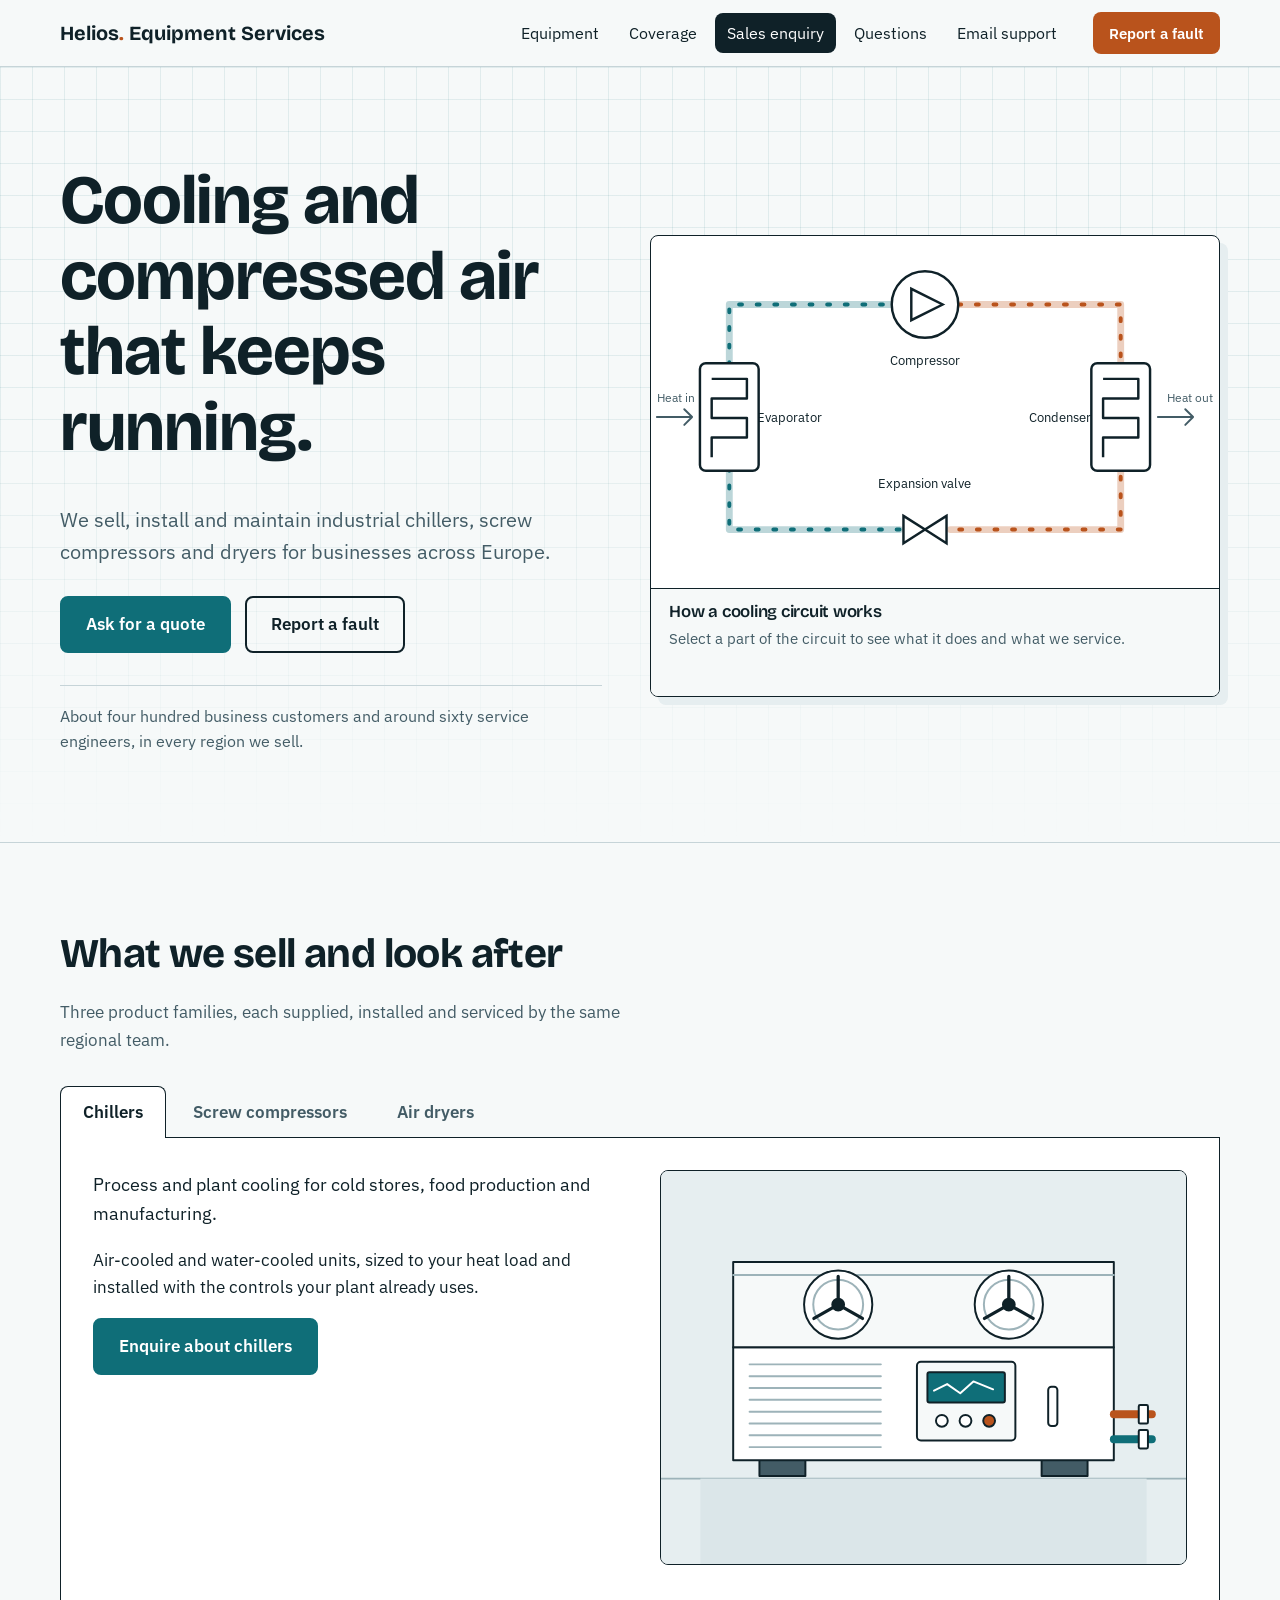
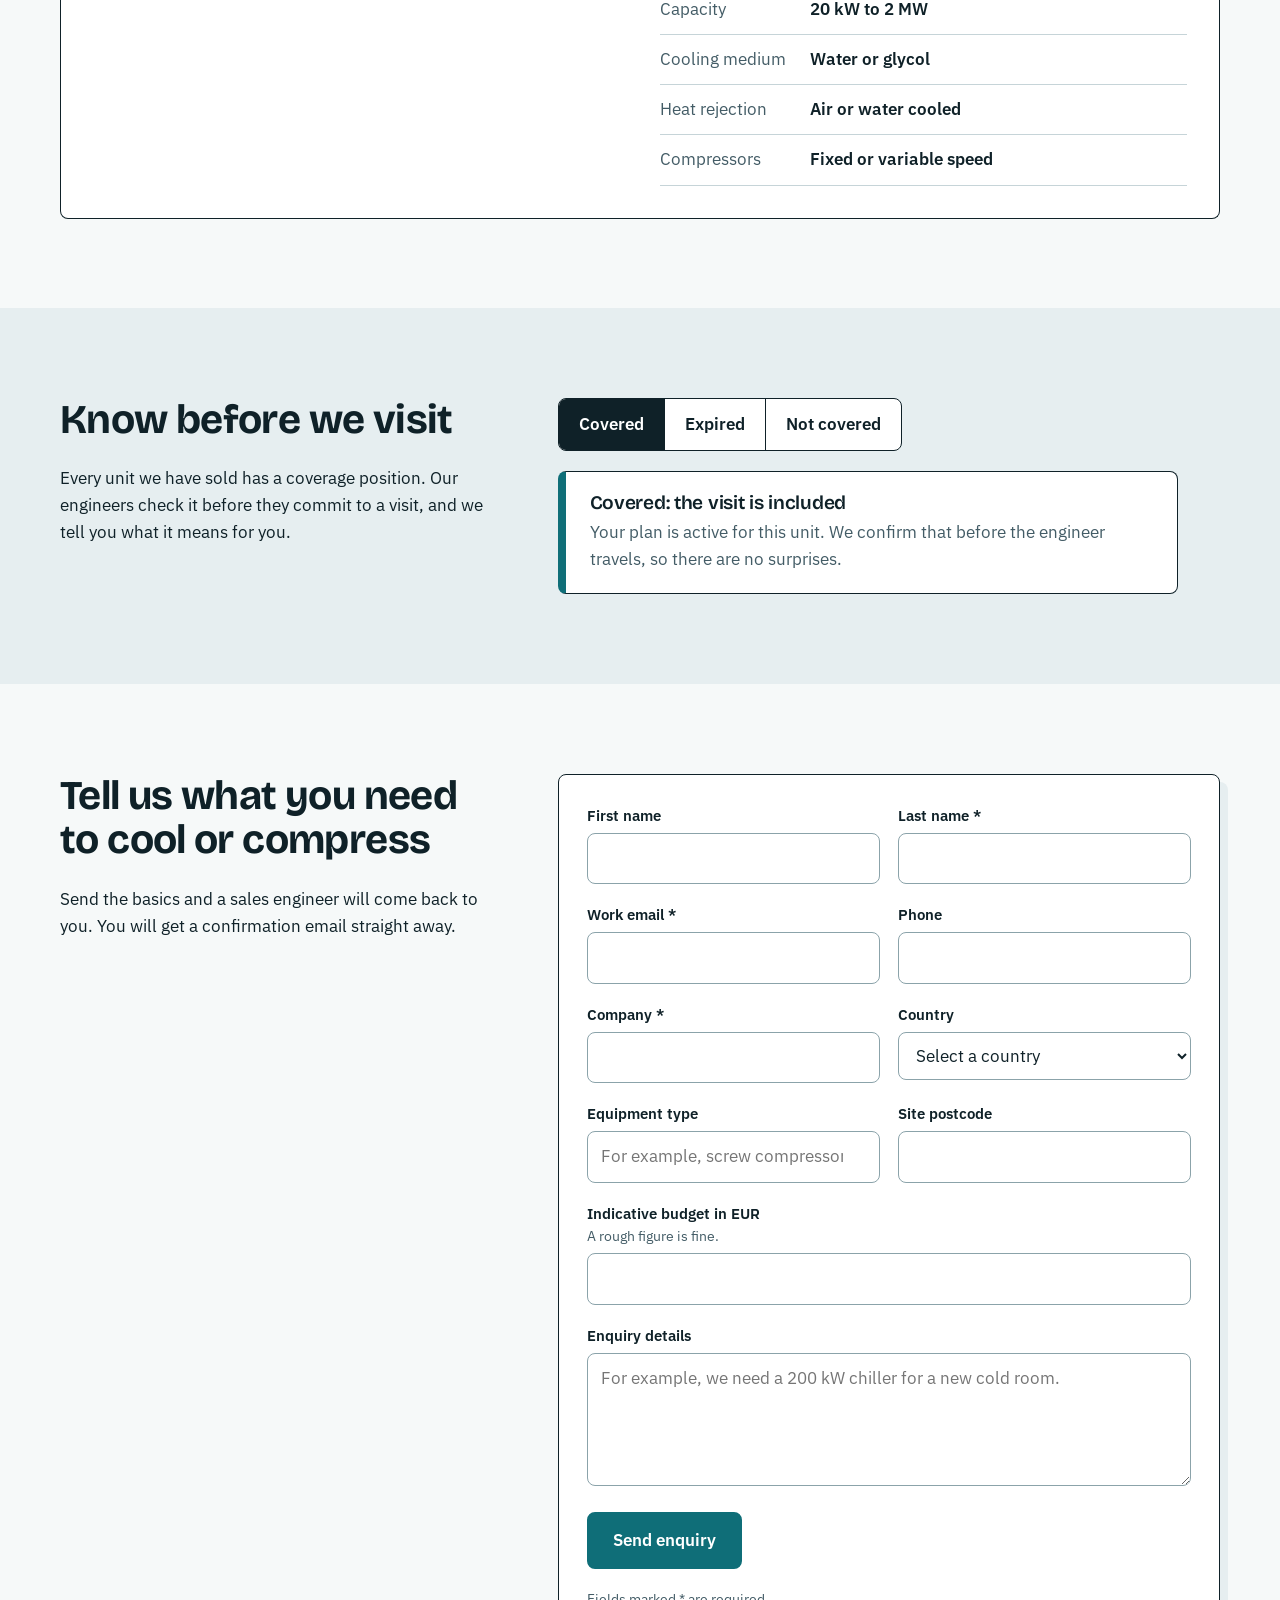
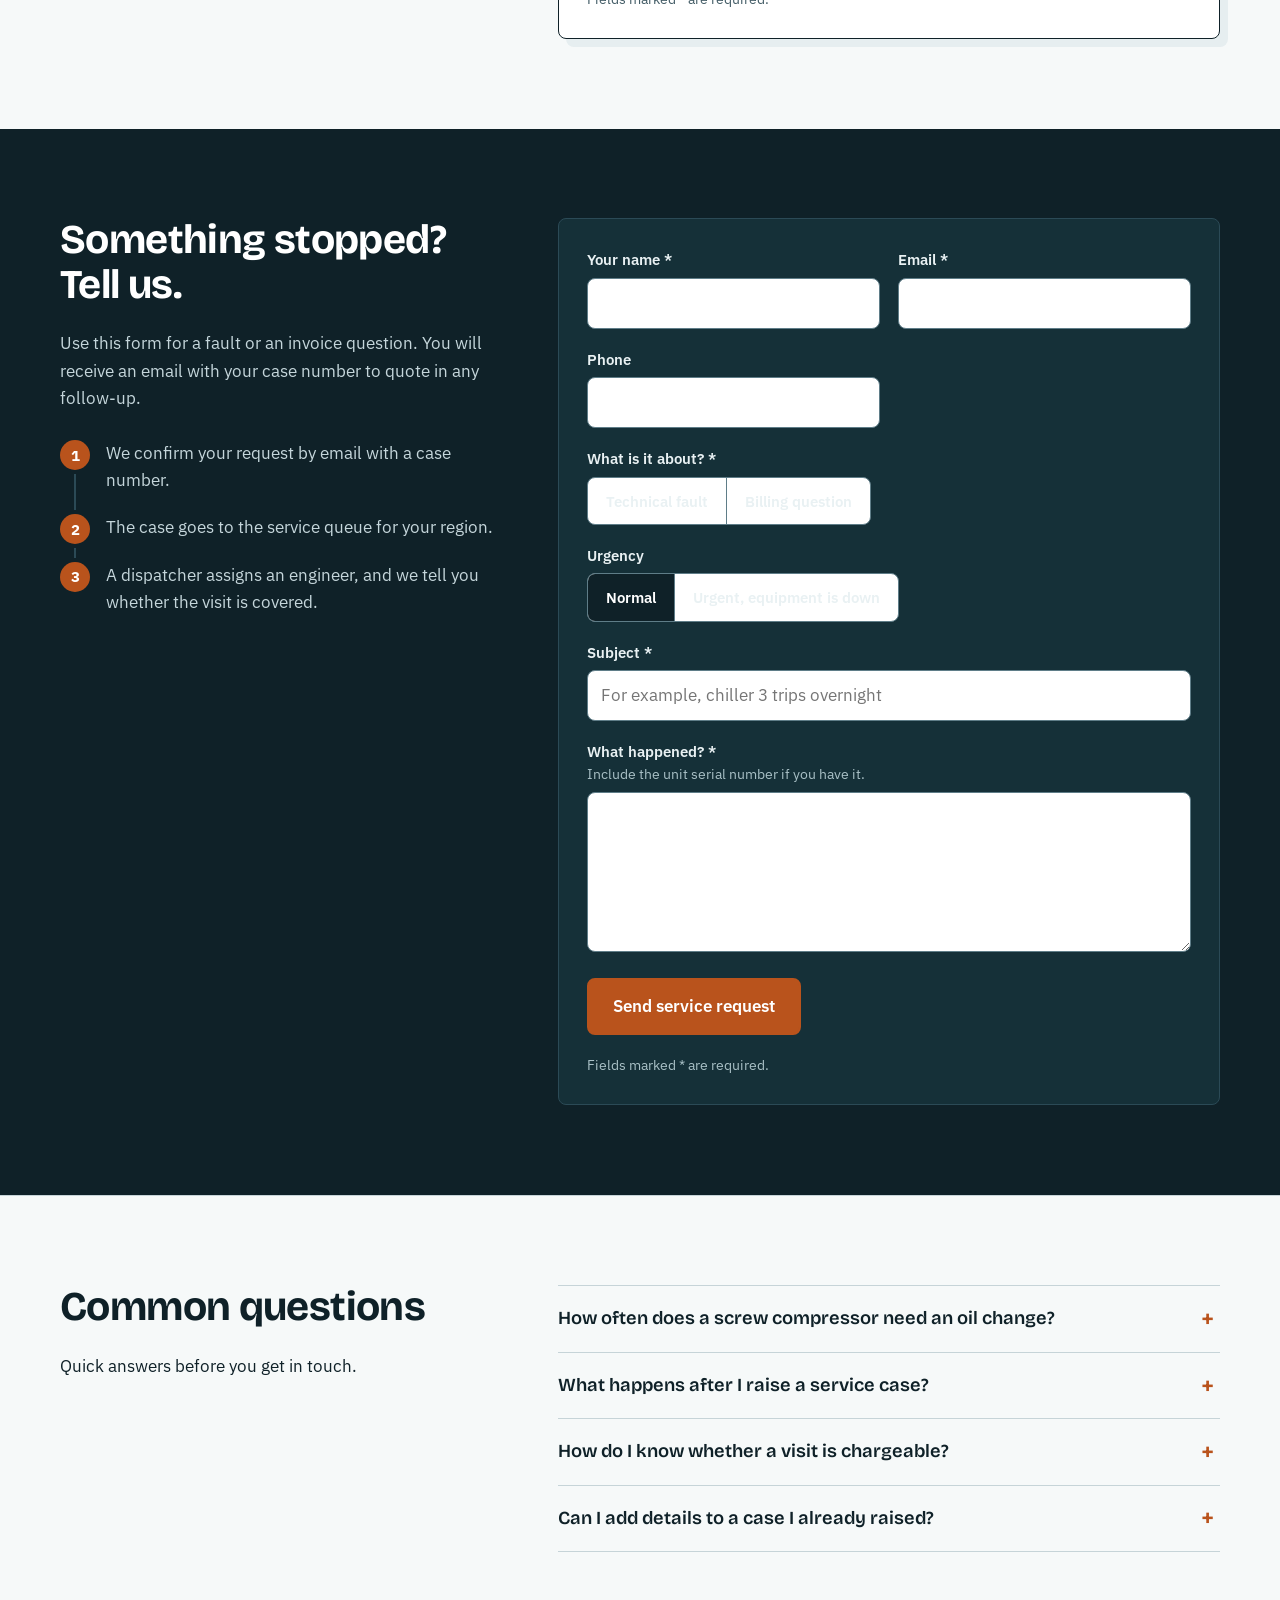
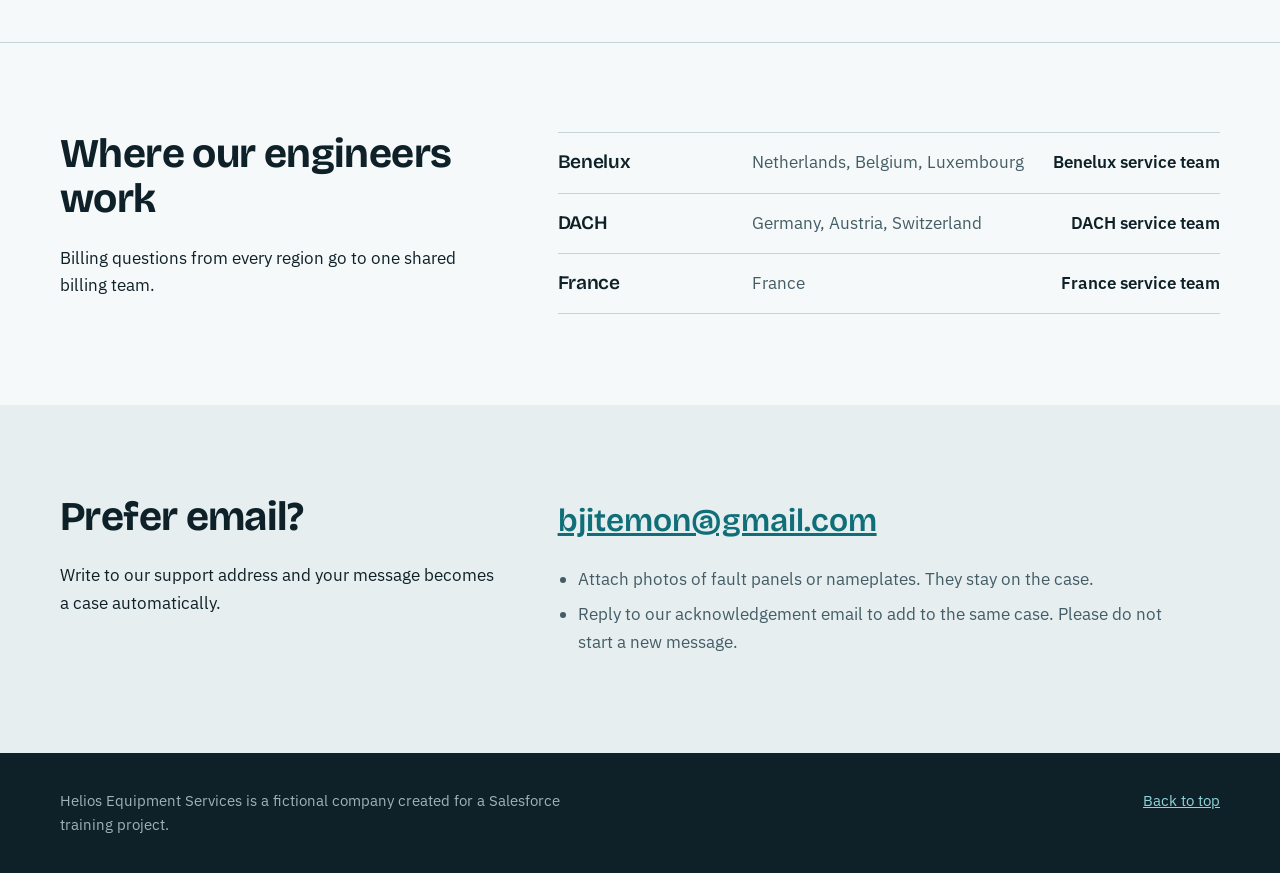
<file: index.html>
<!DOCTYPE html>
<html lang="en">
<head>
<meta charset="UTF-8">
<meta name="viewport" content="width=device-width, initial-scale=1">
<title>Helios Equipment Services | Industrial cooling and compressed air</title>
<meta name="description" content="Helios Equipment Services sells and maintains industrial cooling and compressed-air equipment across Europe.">
<link rel="preconnect" href="https://fonts.googleapis.com">
<link rel="preconnect" href="https://fonts.gstatic.com" crossorigin>
<link href="https://fonts.googleapis.com/css2?family=Bricolage+Grotesque:wght@600;700&family=IBM+Plex+Sans:wght@400;600&display=swap" rel="stylesheet">
<link rel="stylesheet" href="styles.css">
</head>

<!-- Edit the support address in ONE place: the Email-to-Case routing address from Salesforce Setup -->
<body data-support-email="bjitemon@gmail.com">

<header class="site-header has-toggle">
  <div class="wrap">
    <a class="brand" href="#top">Helios<span>.</span> Equipment Services</a>
    <button class="nav-toggle" id="navToggle" type="button" aria-expanded="false" aria-controls="siteNav">Menu</button>
    <nav class="site-nav" id="siteNav" aria-label="Main">
      <a href="#range">Equipment</a>
      <a href="#coverage">Coverage</a>
      <a href="#enquiry">Sales enquiry</a>
      <a href="#faq">Questions</a>
      <a href="#email">Email support</a>
    </nav>
    <a class="nav-cta" href="#service">Report a fault</a>
  </div>
</header>

<main id="top">

  <!-- Hero with interactive cooling circuit -->
  <section class="hero">
    <div class="wrap">
      <div>
        <h1>Cooling and compressed air that keeps running.</h1>
        <p class="lead">We sell, install and maintain industrial chillers, screw compressors and dryers for businesses across Europe.</p>
        <div class="actions">
          <a class="btn" href="#enquiry">Ask for a quote</a>
          <a class="btn ghost" href="#service">Report a fault</a>
        </div>
        <p class="facts">About four hundred business customers and around sixty service engineers, in every region we sell.</p>
      </div>

      <figure class="sheet" style="margin:0">
        <svg id="circuit" viewBox="0 0 580 360" role="group" aria-label="Refrigeration circuit with four parts. Select a part to read what it does.">
          <!-- pipes (hot side after the compressor, cold side after the valve) -->
          <path class="pipe hot" d="M314 70 H480 V300 H306"/>
          <path class="pipe cold" d="M254 300 H80 V70 H246"/>
          <path class="flow hot" d="M314 70 H480 V300 H306"/>
          <path class="flow cold" d="M254 300 H80 V70 H246"/>

          <!-- heat in / heat out -->
          <path class="arrow" d="M6 185 H42 M34 177 L42 185 L34 193"/>
          <text class="circuit-note" x="6" y="170">Heat in</text>
          <path class="arrow" d="M518 185 H554 M546 177 L554 185 L546 193"/>
          <text class="circuit-note" x="574" y="170" text-anchor="end">Heat out</text>

          <!-- Compressor -->
          <g class="node" tabindex="0" role="button" data-title="Compressor" data-text="Squeezes the refrigerant gas to high pressure. It carries the most wear in the circuit, so we track service by operating hours.">
            <circle class="hit" cx="280" cy="70" r="46"/>
            <circle class="shape" cx="280" cy="70" r="34"/>
            <polygon class="shape" points="266,54 266,86 298,70"/>
          </g>
          <text class="circuit-label" x="280" y="132">Compressor</text>

          <!-- Condenser -->
          <g class="node" tabindex="0" role="button" data-title="Condenser" data-text="Releases the heat to air or cooling water and turns the gas back into liquid. Dirty coils are the most common cause of high-pressure trips.">
            <rect class="hit" x="436" y="116" width="88" height="138"/>
            <rect class="shape" x="450" y="130" width="60" height="110" rx="6"/>
            <path class="coil" d="M462 146 H498 V166 H462 V186 H498 V206 H462 V226"/>
          </g>
          <text class="circuit-label" x="418" y="190" text-anchor="end">Condenser</text>

          <!-- Expansion valve -->
          <g class="node" tabindex="0" role="button" data-title="Expansion valve" data-text="Drops the pressure so the liquid refrigerant turns cold. A failing valve shows up as weak cooling while the power draw looks normal.">
            <circle class="hit" cx="280" cy="300" r="36"/>
            <polygon class="shape" points="258,286 280,300 258,314"/>
            <polygon class="shape" points="302,286 280,300 302,314"/>
          </g>
          <text class="circuit-label" x="280" y="258">Expansion valve</text>

          <!-- Evaporator -->
          <g class="node" tabindex="0" role="button" data-title="Evaporator" data-text="Absorbs heat from your process water or air. This is where the cooling you rely on actually happens.">
            <rect class="hit" x="56" y="116" width="88" height="138"/>
            <rect class="shape" x="50" y="130" width="60" height="110" rx="6"/>
            <path class="coil" d="M62 146 H98 V166 H62 V186 H98 V206 H62 V226"/>
          </g>
          <text class="circuit-label" x="142" y="190" text-anchor="start">Evaporator</text>
        </svg>
        <figcaption class="caption" aria-live="polite">
          <h3 id="circuitTitle">How a cooling circuit works</h3>
          <p id="circuitText">Select a part of the circuit to see what it does and what we service.</p>
        </figcaption>
      </figure>
    </div>
  </section>

  <!-- Equipment range -->
  <section class="range" id="range">
    <div class="wrap">
      <div class="section-head">
        <h2>What we sell and look after</h2>
        <p>Three product families, each supplied, installed and serviced by the same regional team.</p>
      </div>

      <div class="tabs" role="tablist" aria-label="Equipment families">
        <button role="tab" id="tab-chillers" aria-selected="true" aria-controls="panel-chillers">Chillers</button>
        <button role="tab" id="tab-compressors" aria-selected="false" aria-controls="panel-compressors" tabindex="-1">Screw compressors</button>
        <button role="tab" id="tab-dryers" aria-selected="false" aria-controls="panel-dryers" tabindex="-1">Air dryers</button>
      </div>

      <div id="productPanels">
      <div class="tab-panel" id="panel-chillers" role="tabpanel" aria-labelledby="tab-chillers">
        <div>
          <p class="lead">Process and plant cooling for cold stores, food production and manufacturing.</p>
          <p>Air-cooled and water-cooled units, sized to your heat load and installed with the controls your plant already uses.</p>
          <button class="btn enquire" type="button" data-equipment="Chiller">Enquire about chillers</button>
        </div>
        <div>
          <figure class="product-image"><img src="images/chiller.svg" alt="Illustration of an air-cooled chiller with two fans on top" width="800" height="600" loading="lazy"></figure>
          <dl class="spec">
          <dt>Capacity</dt><dd>20 kW to 2 MW</dd>
          <dt>Cooling medium</dt><dd>Water or glycol</dd>
          <dt>Heat rejection</dt><dd>Air or water cooled</dd>
          <dt>Compressors</dt><dd>Fixed or variable speed</dd>
        </dl>
        </div>
      </div>

      <div class="tab-panel" id="panel-compressors" role="tabpanel" aria-labelledby="tab-compressors" hidden>
        <div>
          <p class="lead">Compressed air for workshops, packaging lines and process plants.</p>
          <p>Oil-injected and oil-free screw compressors, with service intervals tracked from the unit record so nothing is missed.</p>
          <button class="btn enquire" type="button" data-equipment="Screw compressor">Enquire about compressors</button>
        </div>
        <div>
          <figure class="product-image"><img src="images/compressor.svg" alt="Illustration of a screw compressor cabinet next to an air receiver tank" width="800" height="600" loading="lazy"></figure>
          <dl class="spec">
          <dt>Motor power</dt><dd>7.5 to 250 kW</dd>
          <dt>Working pressure</dt><dd>Up to 13 bar</dd>
          <dt>Drive</dt><dd>Fixed or variable speed</dd>
          <dt>Oil change</dt><dd>Every 4,000 hours or yearly</dd>
        </dl>
        </div>
      </div>

      <div class="tab-panel" id="panel-dryers" role="tabpanel" aria-labelledby="tab-dryers" hidden>
        <div>
          <p class="lead">Dry air that protects tools, product and pipework.</p>
          <p>Refrigerant dryers for general use and desiccant dryers where a very low dew point matters, sized to your flow.</p>
          <button class="btn enquire" type="button" data-equipment="Air dryer">Enquire about dryers</button>
        </div>
        <div>
          <figure class="product-image"><img src="images/dryer.svg" alt="Illustration of an air dryer between two filter housings" width="800" height="600" loading="lazy"></figure>
          <dl class="spec">
          <dt>Refrigerant dryer</dt><dd>Dew point +3 °C</dd>
          <dt>Desiccant dryer</dt><dd>Dew point −40 °C</dd>
          <dt>Flow</dt><dd>0.5 to 80 m³/min</dd>
          <dt>Filtration</dt><dd>Matched filters included</dd>
        </dl>
        </div>
      </div>
      </div>
    </div>
  </section>

  <!-- Coverage explainer -->
  <section class="coverage" id="coverage">
    <div class="wrap section-split">
      <div>
        <h2>Know before we visit</h2>
        <p>Every unit we have sold has a coverage position. Our engineers check it before they commit to a visit, and we tell you what it means for you.</p>
      </div>
      <div>
        <div class="segment" role="group" aria-label="Coverage position">
          <button type="button" data-state="covered" aria-pressed="true">Covered</button>
          <button type="button" data-state="expired" aria-pressed="false">Expired</button>
          <button type="button" data-state="none" aria-pressed="false">Not covered</button>
        </div>
        <div class="status-card" id="statusCard" data-state="covered" aria-live="polite">
          <h3 id="statusTitle">Covered: the visit is included</h3>
          <p id="statusText">Your plan is active for this unit. We confirm that before the engineer travels, so there are no surprises.</p>
        </div>
      </div>
    </div>
  </section>

  <!-- Sales enquiry: Web-to-Lead (SAL-01) -->
  <section class="enquiry" id="enquiry">
    <div class="wrap section-split">
      <div>
        <h2>Tell us what you need to cool or compress</h2>
        <p>Send the basics and a sales engineer will come back to you. You will get a confirmation email straight away.</p>
      </div>

      <div class="panel">
        <form class="form" id="leadForm" action="https://webto.salesforce.com/servlet/servlet.WebToLead?encoding=UTF-8&orgId=00DjV000006QR4H" method="POST">
          <input type="hidden" name="oid" value="00DjV000006QR4H">
          
<!-- retURL points to the Netlify thanks page; site.js updates it to the current host (e.g. deploy previews) when served over http/https. -->
<input type="hidden" name="retURL" id="leadRet"
  value="https://helios-equipment-service.netlify.app/thanks.html?from=enquiry">


          <input type="hidden" name="lead_source" value="Web">

          <div class="field">
            <label for="first_name">First name</label>
            <input id="first_name" name="first_name" maxlength="40" type="text" autocomplete="given-name">
          </div>
          <div class="field">
            <label for="last_name">Last name *</label>
            <input id="last_name" name="last_name" maxlength="80" type="text" required autocomplete="family-name">
          </div>
          <div class="field">
            <label for="email">Work email *</label>
            <input id="email" name="email" maxlength="80" type="email" required autocomplete="email">
          </div>
          <div class="field">
            <label for="phone">Phone</label>
            <input id="phone" name="phone" maxlength="40" type="tel" autocomplete="tel">
          </div>
          <div class="field">
            <label for="company">Company *</label>
            <input id="company" name="company" maxlength="40" type="text" required autocomplete="organization">
          </div>
          <div class="field">
            <label for="country_code">Country</label>
            <select id="country_code" name="country_code" required>
              <option value="">Select a country</option>
              <option value="NL">Netherlands</option>
              <option value="BE">Belgium</option>
              <option value="LU">Luxembourg</option>
              <option value="DE">Germany</option>
              <option value="AT">Austria</option>
              <option value="CH">Switzerland</option>
              <option value="FR">France</option>
            </select>
          </div>

          <!-- Custom lead fields (Ids from the Salesforce generator) -->
          <div class="field">
            <label for="00NjV00000l33xZ">Equipment type</label>
            <input id="00NjV00000l33xZ" name="00NjV00000l33xZ" maxlength="50" type="text" list="equipTypes" placeholder="For example, screw compressor">
            <datalist id="equipTypes">
              <option value="Chiller">
              <option value="Screw compressor">
              <option value="Air dryer">
              <option value="Cooling tower">
            </datalist>
          </div>
          <div class="field">
            <label for="00NjV00000l34yT">Site postcode</label>
            <input id="00NjV00000l34yT" name="00NjV00000l34yT" maxlength="20" type="text" autocomplete="postal-code">
          </div>
          <div class="field full">
            <label for="00NjV00000l38E5">Indicative budget in EUR <span class="hint">A rough figure is fine.</span></label>
            <input id="00NjV00000l38E5" name="00NjV00000l38E5" type="number" min="0" step="1" inputmode="numeric">
          </div>
          <div class="field full">
            <label for="00NjV00000l38XR">Enquiry details</label>
            <textarea id="00NjV00000l38XR" name="00NjV00000l38XR" rows="4" wrap="soft" placeholder="For example, we need a 200 kW chiller for a new cold room."></textarea>
          </div>

          <div class="full">
            <button class="btn" type="submit">Send enquiry</button>
          </div>
          <p class="note full">Fields marked * are required.</p>
        </form>
      </div>
    </div>
  </section>

    <!-- Service request: Web-to-Case (INT-03) -->
    <section class="service" id="service">
      <div class="wrap section-split">
        <div>
          <h2>Something stopped? Tell us.</h2>
          <p>Use this form for a fault or an invoice question. You will receive an email with your case number to quote in
            any follow-up.</p>
          <ol class="steps">
            <li>We confirm your request by email with a case number.</li>
            <li>The case goes to the service queue for your region.</li>
            <li>A dispatcher assigns an engineer, and we tell you whether the visit is covered.</li>
          </ol>
        </div>
    
        <div class="panel">
          <form class="form" id="caseForm"
            action="https://webto.salesforce.com/servlet/servlet.WebToCase?encoding=UTF-8&orgId=00DjV000006QR4H"
            method="POST">
            <input type="hidden" name="orgid" value="00DjV000006QR4H">
    <!-- retURL points to the Netlify thanks page; site.js updates it to the current host when served over http/https -->
    <input type="hidden" name="retURL" id="caseRet"
      value="https://helios-equipment-service.netlify.app/thanks.html?from=service">
    <input type="hidden" name="origin" value="Web">
            <input type="hidden" name="origin" value="Web">
    
            
            <div class="field">
              <label for="name">Your name *</label>
              <input id="name" name="name" maxlength="80" type="text" required autocomplete="name">
            </div>
            <div class="field">
              <label for="cemail">Email *</label>
              <input id="cemail" name="email" maxlength="80" type="email" required autocomplete="email">
            </div>
            <div class="field">
              <label for="cphone">Phone</label>
              <input id="cphone" name="phone" maxlength="40" type="tel" autocomplete="tel">
            </div>
    
            <div class="field full">
              <span class="legend" id="typeLegend">What is it about? *</span>
              <div class="choice" role="radiogroup" aria-labelledby="typeLegend">
                <input type="radio" id="type-technical" name="recordType" value="012jV0000012vKz" required>
                <label for="type-technical">Technical fault</label>
                <input type="radio" id="type-billing" name="recordType" value="012jV0000012vRR">
                <label for="type-billing">Billing question</label>
              </div>
            </div>
    
            <div class="field full">
              <span class="legend" id="prioLegend">Urgency</span>
              <div class="choice" role="radiogroup" aria-labelledby="prioLegend">
                <input type="radio" id="prio-medium" name="priority" value="Medium" checked>
                <label for="prio-medium">Normal</label>
                <input type="radio" id="prio-high" name="priority" value="High">
                <label for="prio-high">Urgent, equipment is down</label>
              </div>
            </div>
    
            <div class="field full">
              <label for="subject">Subject *</label>
              <input id="subject" name="subject" maxlength="80" type="text" required
                placeholder="For example, chiller 3 trips overnight">
            </div>
            <div class="field full">
              <label for="description"><span id="descLabel">What happened? *</span>
                <span class="hint" id="descHint">Include the unit serial number if you have it.</span></label>
              <textarea id="description" name="description" rows="5" required></textarea>
            </div>
    
            <div class="full">
              <button class="btn copper" type="submit">Send service request</button>
            </div>
            <p class="note full">Fields marked * are required.</p>
          </form>
        </div>
      </div>
    </section>
  <!-- FAQ (matches the knowledge articles used by the agent) -->
  <section class="faq" id="faq">
    <div class="wrap section-split">
      <div>
        <h2>Common questions</h2>
        <p>Quick answers before you get in touch.</p>
      </div>
      <div id="faqList">
        <details>
          <summary>How often does a screw compressor need an oil change?</summary>
          <p>Every 4,000 operating hours or once a year, whichever comes first. Use the oil grade named on the unit nameplate, and depressurise and isolate the unit before draining.</p>
        </details>
        <details>
          <summary>What happens after I raise a service case?</summary>
          <p>You receive an acknowledgement with your case number. The case is routed to your regional queue, where a dispatcher assigns an engineer.</p>
        </details>
        <details>
          <summary>How do I know whether a visit is chargeable?</summary>
          <p>It depends on the coverage plan for the unit. We check it before the engineer travels and tell you whether the plan is active, expired or missing.</p>
        </details>
        <details>
          <summary>Can I add details to a case I already raised?</summary>
          <p>Yes. Reply to the acknowledgement email and your message is added to the same case, so the engineer sees the whole conversation in one place.</p>
        </details>
      </div>
    </div>
  </section>

  <!-- Service regions: filled from data/site-data.json -->
  <section class="regions" id="regions" hidden>
    <div class="wrap section-split">
      <div>
        <h2>Where our engineers work</h2>
        <p id="regionNote">Each region has its own service team.</p>
      </div>
      <div class="region-list" id="regionList"></div>
    </div>
  </section>

  <!-- Email support: Email-to-Case (INT-01, INT-02) -->
  <section class="email" id="email">
    <div class="wrap section-split">
      <div>
        <h2>Prefer email?</h2>
        <p>Write to our support address and your message becomes a case automatically.</p>
      </div>
      <div>
        <a class="mail-link" id="supportMail" href="#">support address</a>
        <ul class="tips">
          <li>Attach photos of fault panels or nameplates. They stay on the case.</li>
          <li>Reply to our acknowledgement email to add to the same case. Please do not start a new message.</li>
        </ul>
      </div>
    </div>
  </section>

</main>

<footer class="site-footer">
  <div class="wrap">
    <p>Helios Equipment Services is a fictional company created for a Salesforce training project.</p>
    <p><a href="#top">Back to top</a></p>
  </div>
</footer>

<script src="site.js"></script>
</body>
</html>
</file>
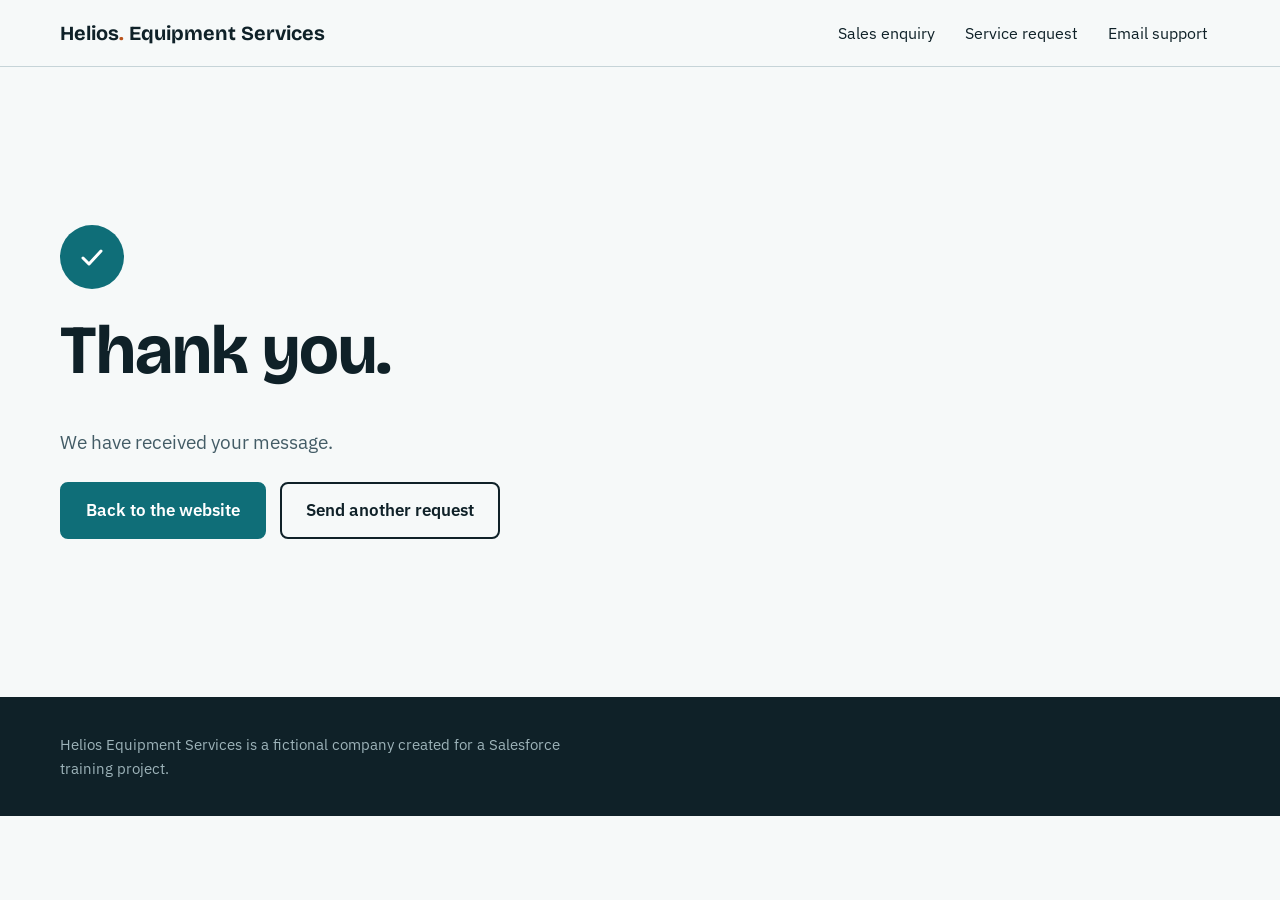
<file: thanks.html>
<!DOCTYPE html>
<html lang="en">
<head>
<meta charset="UTF-8">
<meta name="viewport" content="width=device-width, initial-scale=1">
<title>Thank you | Helios Equipment Services</title>
<link rel="preconnect" href="https://fonts.googleapis.com">
<link rel="preconnect" href="https://fonts.gstatic.com" crossorigin>
<link href="https://fonts.googleapis.com/css2?family=Bricolage+Grotesque:wght@600;700&family=IBM+Plex+Sans:wght@400;600&display=swap" rel="stylesheet">
<link rel="stylesheet" href="styles.css">
</head>
<body>

<header class="site-header">
  <div class="wrap">
    <a class="brand" href="index.html">Helios<span>.</span> Equipment Services</a>
    <nav class="site-nav" aria-label="Main">
      <a href="index.html#enquiry">Sales enquiry</a>
      <a href="index.html#service">Service request</a>
      <a href="index.html#email">Email support</a>
    </nav>
  </div>
</header>

<main class="thanks-main">
  <div class="wrap">
    <div class="tick-mark" aria-hidden="true">
      <svg viewBox="0 0 32 32"><path d="M7 17l6 6 12-13"/></svg>
    </div>
    <h1 id="title">Thank you.</h1>
    <p class="lead" id="message">We have received your message.</p>
    <div class="actions">
      <a class="btn" href="index.html">Back to the website</a>
      <a class="btn ghost" id="again" href="index.html#service">Send another request</a>
    </div>
  </div>
</main>

<footer class="site-footer">
  <div class="wrap">
    <p>Helios Equipment Services is a fictional company created for a Salesforce training project.</p>
  </div>
</footer>

<script>
  // The forms send visitors here with ?from=enquiry or ?from=service
  (function () {
    var from = new URLSearchParams(location.search).get("from");
    var title = document.getElementById("title");
    var message = document.getElementById("message");
    var again = document.getElementById("again");
    if (from === "enquiry") {
      document.title = "Enquiry received | Helios Equipment Services";
      title.textContent = "We have your enquiry.";
      message.textContent = "A confirmation email is on its way. A sales engineer will contact you about your equipment needs.";
      again.textContent = "Send another enquiry";
      again.href = "index.html#enquiry";
    } else if (from === "service") {
      document.title = "Request received | Helios Equipment Services";
      title.textContent = "We have your service request.";
      message.textContent = "You will get an email with your case number. Quote it in any follow-up, or reply to that email to add details.";
      again.textContent = "Send another request";
      again.href = "index.html#service";
    }
  })();
</script>
</body>
</html>
</file>
<file: styles.css>
/* Helios Equipment Services: demo website styles (v2) */
:root {
  --ink: #0f2128;
  --ink-soft: #435c66;
  --paper: #f6f9f9;
  --white: #ffffff;
  --frost: #e6eef0;
  --line: #c6d4d8;
  --teal: #0f6e78;
  --teal-dark: #0a535b;
  --teal-light: #8fd3da;
  --copper: #b9531c;
  --copper-dark: #983f10;
  --on-dark: #e9f1f3;
  --dark-panel: #153038;
  --dark-line: #2b4a56;
  --radius: 8px;
  --font-display: "Bricolage Grotesque", "Segoe UI", system-ui, sans-serif;
  --font-body: "IBM Plex Sans", "Segoe UI", system-ui, sans-serif;
}

*, *::before, *::after { box-sizing: border-box; }
html { scroll-behavior: smooth; scroll-padding-top: 84px; }
body { margin: 0; font-family: var(--font-body); font-size: 1.0625rem; line-height: 1.6; color: var(--ink); background: var(--paper); }
h1, h2, h3 { font-family: var(--font-display); line-height: 1.1; margin: 0 0 .55em; letter-spacing: -0.015em; }
h1 { font-size: clamp(2.5rem, 5.6vw, 4.3rem); font-weight: 700; }
h2 { font-size: clamp(1.75rem, 3.3vw, 2.55rem); font-weight: 700; }
h3 { font-size: 1.2rem; font-weight: 600; }
p { margin: 0 0 1em; max-width: 62ch; }
a { color: var(--teal); }
a:hover { color: var(--teal-dark); }
:focus-visible { outline: 3px solid var(--copper); outline-offset: 2px; }
.wrap { width: min(1160px, 100% - 40px); margin-inline: auto; }
.sr-only { position: absolute; width: 1px; height: 1px; overflow: hidden; clip: rect(0 0 0 0); white-space: nowrap; }

/* ---------- Header ---------- */
.site-header { position: sticky; top: 0; z-index: 20; background: rgba(246, 249, 249, .94); backdrop-filter: blur(8px); border-bottom: 1px solid var(--line); }
.site-header .wrap { display: flex; align-items: center; gap: 24px; min-height: 66px; }
.brand { font-family: var(--font-display); font-weight: 700; font-size: 1.25rem; color: var(--ink); text-decoration: none; margin-right: auto; }
.brand span { color: var(--copper); }
.site-nav { display: flex; gap: 6px; align-items: center; }
.site-nav a { color: var(--ink); text-decoration: none; font-size: .97rem; padding: 8px 12px; border-radius: var(--radius); }
.site-nav a:hover { background: var(--frost); color: var(--ink); }
.site-nav a.current { background: var(--ink); color: #fff; }
.nav-cta { display: inline-block; background: var(--copper); color: #fff; text-decoration: none; font-weight: 600; font-size: .95rem; padding: 9px 16px; border-radius: var(--radius); }
.nav-cta:hover { background: var(--copper-dark); color: #fff; }
.nav-toggle { display: none; font: inherit; background: transparent; border: 1.5px solid var(--ink); border-radius: var(--radius); padding: 8px 12px; cursor: pointer; color: var(--ink); }

/* ---------- Buttons ---------- */
.btn { display: inline-block; font: inherit; font-weight: 600; cursor: pointer; padding: 13px 24px; border-radius: var(--radius); border: 2px solid var(--teal); background: var(--teal); color: #fff; text-decoration: none; }
.btn:hover { background: var(--teal-dark); border-color: var(--teal-dark); color: #fff; }
.btn.ghost { background: transparent; color: var(--ink); border-color: var(--ink); }
.btn.ghost:hover { background: var(--ink); color: #fff; }
.btn.copper { background: var(--copper); border-color: var(--copper); }
.btn.copper:hover { background: var(--copper-dark); border-color: var(--copper-dark); }
.btn[disabled] { opacity: .65; cursor: progress; }

/* ---------- Hero ---------- */
.hero { position: relative; padding: clamp(44px, 8vw, 96px) 0 clamp(40px, 6vw, 72px); overflow: hidden; }
.hero::before {
  content: ""; position: absolute; inset: 0; z-index: 0;
  background-image: linear-gradient(rgba(15, 110, 120, .09) 1px, transparent 1px), linear-gradient(90deg, rgba(15, 110, 120, .09) 1px, transparent 1px);
  background-size: 32px 32px;
  -webkit-mask-image: linear-gradient(to bottom, #000 40%, transparent);
  mask-image: linear-gradient(to bottom, #000 40%, transparent);
}
.hero .wrap { position: relative; z-index: 1; display: grid; grid-template-columns: 1fr 1.05fr; gap: 48px; align-items: center; }
.hero p.lead { font-size: 1.25rem; color: var(--ink-soft); }
.hero .actions { display: flex; gap: 14px; flex-wrap: wrap; margin-top: 28px; }
.hero .facts { margin-top: 32px; padding-top: 18px; border-top: 1px solid var(--line); color: var(--ink-soft); font-size: .98rem; }

.sheet { background: var(--white); border: 1.5px solid var(--ink); border-radius: var(--radius); box-shadow: 8px 8px 0 var(--frost); overflow: hidden; }
.sheet svg { display: block; width: 100%; height: auto; }
.sheet .caption { border-top: 1.5px solid var(--ink); padding: 14px 18px; min-height: 108px; background: var(--paper); }
.sheet .caption h3 { margin: 0 0 4px; font-size: 1.05rem; }
.sheet .caption p { margin: 0; font-size: .96rem; color: var(--ink-soft); }

/* Circuit diagram */
.pipe { fill: none; stroke-width: 7; stroke-linecap: round; stroke-linejoin: round; }
.pipe.hot { stroke: rgba(185, 83, 28, .28); }
.pipe.cold { stroke: rgba(15, 110, 120, .28); }
.flow { fill: none; stroke-width: 4; stroke-linecap: round; stroke-linejoin: round; stroke-dasharray: 3 15; animation: flow 1.4s linear infinite; }
.flow.hot { stroke: var(--copper); }
.flow.cold { stroke: var(--teal); }
@keyframes flow { to { stroke-dashoffset: -18; } }
.node { cursor: pointer; outline: none; }
.node .shape { fill: var(--white); stroke: var(--ink); stroke-width: 2.5; }
.node .coil { fill: none; stroke: var(--ink); stroke-width: 2.5; stroke-linejoin: round; }
.node .hit { fill: transparent; }
.node:hover .shape, .node:focus-visible .shape, .node.active .shape { stroke: var(--copper); }
.node:focus-visible .hit { stroke: var(--copper); stroke-width: 2; stroke-dasharray: 4 3; }
.node.active .shape { fill: #fbeee6; }
.circuit-label { font-family: var(--font-body); font-size: 13px; fill: var(--ink); text-anchor: middle; }
.circuit-note { font-family: var(--font-body); font-size: 12px; fill: var(--ink-soft); }
.arrow { fill: none; stroke: var(--ink-soft); stroke-width: 2; stroke-linecap: round; stroke-linejoin: round; }

/* ---------- Sections ---------- */
section { padding: clamp(52px, 7vw, 92px) 0; }
.section-split { display: grid; grid-template-columns: .8fr 1.2fr; gap: 56px; align-items: start; }
.section-head { max-width: 62ch; margin-bottom: 32px; }
.section-head p { color: var(--ink-soft); }

/* Range tabs */
.range { background: var(--paper); border-top: 1px solid var(--line); }
.tabs { display: flex; gap: 4px; border-bottom: 1.5px solid var(--ink); flex-wrap: wrap; }
.tabs button { font: inherit; font-weight: 600; background: transparent; border: 1.5px solid transparent; border-bottom: 0; border-radius: var(--radius) var(--radius) 0 0; padding: 12px 22px; cursor: pointer; color: var(--ink-soft); margin-bottom: -1.5px; }
.tabs button:hover { color: var(--ink); background: var(--frost); }
.tabs button[aria-selected="true"] { background: var(--white); border-color: var(--ink); color: var(--ink); }
.tab-panel { background: var(--white); border: 1.5px solid var(--ink); border-top: 0; border-radius: 0 0 var(--radius) var(--radius); padding: 32px; display: grid; grid-template-columns: 1fr 1fr; gap: 40px; align-items: start; }
.tab-panel[hidden] { display: none; }
.tab-panel .lead { font-size: 1.15rem; }
.spec { display: grid; grid-template-columns: auto 1fr; margin: 0; }
.spec dt, .spec dd { padding: 11px 0; border-bottom: 1px solid var(--line); margin: 0; }
.spec dt { color: var(--ink-soft); padding-right: 24px; }
.spec dd { font-weight: 600; }

/* Coverage explainer */
.coverage { background: var(--frost); }
.segment { display: inline-flex; border: 1.5px solid var(--ink); border-radius: var(--radius); overflow: hidden; background: var(--white); flex-wrap: wrap; }
.segment button { font: inherit; font-weight: 600; background: transparent; border: 0; padding: 12px 20px; cursor: pointer; color: var(--ink); border-right: 1.5px solid var(--ink); }
.segment button:last-child { border-right: 0; }
.segment button:hover { background: var(--frost); }
.segment button[aria-pressed="true"] { background: var(--ink); color: #fff; }
.status-card { margin-top: 20px; background: var(--white); border: 1.5px solid var(--ink); border-left-width: 8px; border-radius: var(--radius); padding: 20px 24px; max-width: 62ch; }
.status-card[data-state="covered"] { border-left-color: var(--teal); }
.status-card[data-state="expired"] { border-left-color: var(--copper); }
.status-card[data-state="none"] { border-left-color: var(--ink-soft); }
.status-card h3 { margin: 0 0 6px; }
.status-card p { margin: 0; color: var(--ink-soft); }

/* Forms */
.panel { background: var(--white); border: 1.5px solid var(--ink); border-radius: var(--radius); padding: 28px; box-shadow: 8px 8px 0 var(--frost); }
.form { display: grid; gap: 18px; grid-template-columns: 1fr 1fr; }
.form .full { grid-column: 1 / -1; }
.field label, .field .legend { display: block; font-weight: 600; font-size: .95rem; margin-bottom: 6px; }
.field .hint { display: block; font-weight: 400; color: var(--ink-soft); font-size: .88rem; }
.field input:not([type="radio"]), .field select, .field textarea { width: 100%; font: inherit; color: var(--ink); background: var(--white); border: 1.5px solid #8ba3aa; border-radius: var(--radius); padding: 11px 13px; }
.field textarea { resize: vertical; min-height: 112px; }
.field input:not([type="radio"]):focus, .field select:focus, .field textarea:focus { border-color: var(--teal); outline: 3px solid rgba(15, 110, 120, .25); outline-offset: 0; }
.field input:user-invalid, .field select:user-invalid, .field textarea:user-invalid { border-color: var(--copper); background: #fdf4ee; }
.form .note { font-size: .9rem; color: var(--ink-soft); margin: 0; }
.choice { position: relative; display: inline-flex; border: 1.5px solid #8ba3aa; border-radius: var(--radius); overflow: hidden; background: var(--white); max-width: 100%; }
.choice input { position: absolute; opacity: 0; pointer-events: none; }
.choice label { margin: 0; padding: 11px 18px; cursor: pointer; font-weight: 600; border-right: 1.5px solid #8ba3aa; color: var(--ink); }
.choice label:last-of-type { border-right: 0; }
.choice label:hover { background: var(--frost); }
.choice input:checked + label { background: var(--ink); color: #fff; }
.choice input:focus-visible + label { outline: 3px solid var(--copper); outline-offset: -3px; }

.enquiry { background: var(--paper); }

/* Service: dark band */
.service { background: var(--ink); color: var(--on-dark); }
.service h2, .service h3 { color: #fff; }
.service p { color: #c5d6db; }
.service a { color: var(--teal-light); }
.service .panel { background: var(--dark-panel); border-color: var(--dark-line); box-shadow: none; }
.service .field label, .service .field .legend { color: var(--on-dark); }
.service .field .hint, .service .form .note { color: #a9c0c6; }
.service .choice { border-color: #5f7d88; }
.service .choice label { border-right-color: #5f7d88; }
.service .field input:not([type="radio"]), .service .field select, .service .field textarea { border-color: #5f7d88; }
.steps { list-style: none; counter-reset: step; padding: 0; margin: 28px 0 0; }
.steps li { counter-increment: step; position: relative; padding: 0 0 20px 46px; color: #c5d6db; }
.steps li::before { content: counter(step); position: absolute; left: 0; top: 0; width: 30px; height: 30px; border-radius: 50%; background: var(--copper); color: #fff; font-weight: 700; display: grid; place-items: center; font-size: .95rem; }
.steps li:not(:last-child)::after { content: ""; position: absolute; left: 14px; top: 34px; bottom: 4px; width: 2px; background: var(--dark-line); }

/* FAQ */
.faq { background: var(--paper); border-top: 1px solid var(--line); }
.faq details { border-bottom: 1px solid var(--line); }
.faq details:first-of-type { border-top: 1px solid var(--line); }
.faq summary { cursor: pointer; font-family: var(--font-display); font-weight: 600; font-size: 1.15rem; padding: 18px 40px 18px 0; list-style: none; position: relative; }
.faq summary::-webkit-details-marker { display: none; }
.faq summary::after { content: "+"; position: absolute; right: 6px; top: 50%; transform: translateY(-50%); font-size: 1.6rem; color: var(--copper); transition: transform .2s; }
.faq details[open] summary::after { transform: translateY(-50%) rotate(45deg); }
.faq details p { padding-bottom: 18px; color: var(--ink-soft); }

/* Email support */
.email { background: var(--frost); }
.mail-link { font-family: var(--font-display); font-size: clamp(1.3rem, 3vw, 2rem); font-weight: 600; word-break: break-all; }
.tips { margin: 20px 0 0; padding-left: 20px; color: var(--ink-soft); }
.tips li { margin-bottom: 8px; max-width: 60ch; }

/* Footer */
.site-footer { background: var(--ink); color: #9db3b9; padding: 36px 0; font-size: .92rem; }
.site-footer .wrap { display: flex; justify-content: space-between; gap: 24px; flex-wrap: wrap; }
.site-footer p { margin: 0; max-width: 56ch; }
.site-footer a { color: var(--teal-light); }

/* Thank-you page */
.thanks-main { min-height: 70vh; display: grid; align-items: center; padding: 64px 0; }
.thanks-main .tick-mark { width: 64px; height: 64px; border-radius: 50%; background: var(--teal); display: grid; place-items: center; margin-bottom: 24px; }
.thanks-main .tick-mark svg { width: 32px; height: 32px; stroke: #fff; stroke-width: 3; fill: none; stroke-linecap: round; stroke-linejoin: round; }
.thanks-main .actions { display: flex; gap: 14px; flex-wrap: wrap; margin-top: 24px; }
.thanks-main .lead { font-size: 1.2rem; color: var(--ink-soft); }

/* ---------- Responsive ---------- */
@media (max-width: 900px) {
  .hero .wrap, .section-split, .tab-panel { grid-template-columns: 1fr; gap: 32px; }
  .site-header .wrap { flex-wrap: wrap; padding: 10px 0; }
  .site-header.has-toggle .nav-toggle { display: inline-block; }
  .site-header.has-toggle .site-nav { display: none; width: 100%; flex-direction: column; align-items: stretch; order: 5; }
  .site-header.has-toggle .site-nav.open { display: flex; }
  .site-header.has-toggle .nav-cta { display: none; }
  .form { grid-template-columns: 1fr; }
  .panel { padding: 20px; }
  .tab-panel { padding: 22px; }
}
@media (prefers-reduced-motion: reduce) {
  html { scroll-behavior: auto; }
  .flow { animation: none; }
  .faq summary::after { transition: none; }
}

/* ---------- Product images and regions (v3) ---------- */
.product-image { margin: 0 0 20px; border: 1.5px solid var(--ink); border-radius: var(--radius); overflow: hidden; background: var(--frost); aspect-ratio: 4 / 3; }
.product-image img { display: block; width: 100%; height: 100%; object-fit: cover; }
.regions { background: var(--paper); border-top: 1px solid var(--line); }
.regions[hidden] { display: none; }
.region-list { border-top: 1px solid var(--line); }
.region-row { display: grid; grid-template-columns: 170px 1fr auto; gap: 8px 24px; align-items: baseline; padding: 16px 0; border-bottom: 1px solid var(--line); }
.region-row h3 { margin: 0; }
.region-row p { margin: 0; color: var(--ink-soft); }
.region-row .team { font-weight: 600; color: var(--ink); }
@media (max-width: 900px) { .region-row { grid-template-columns: 1fr; } }
</file>
